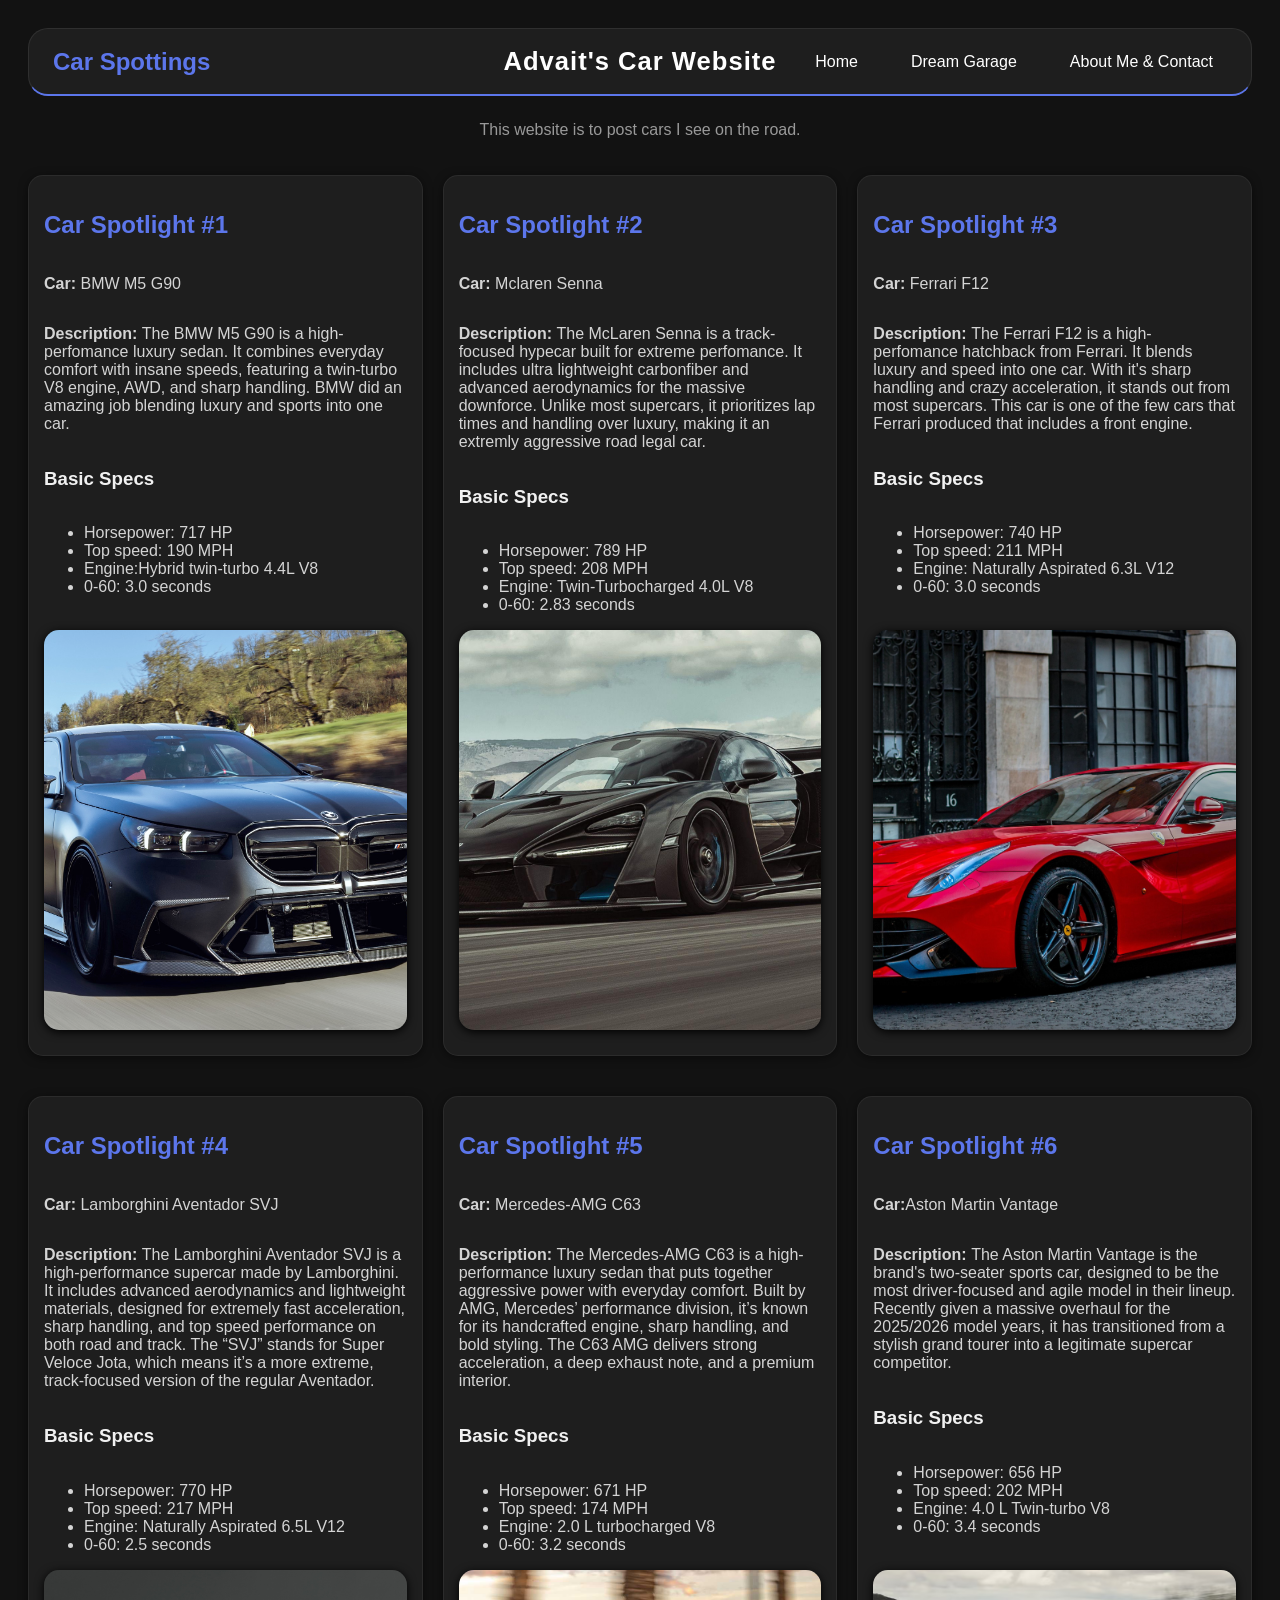
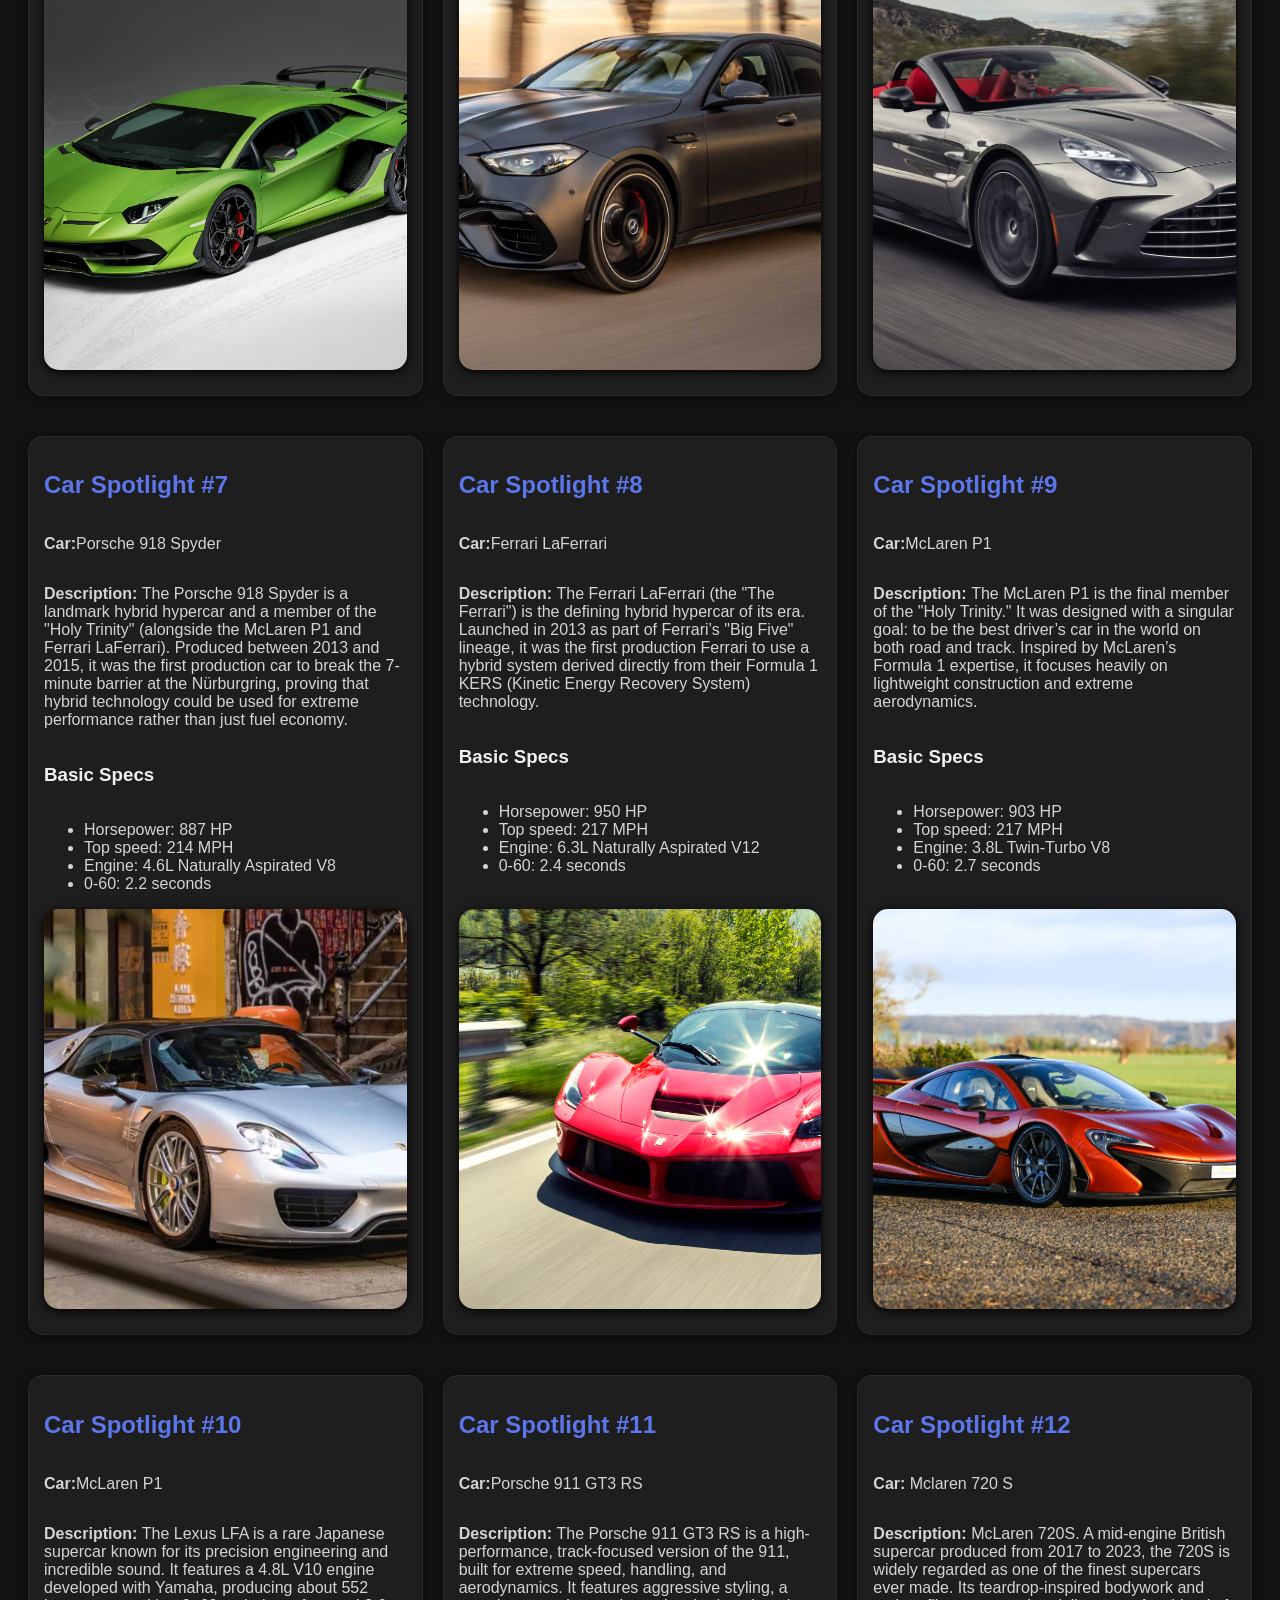
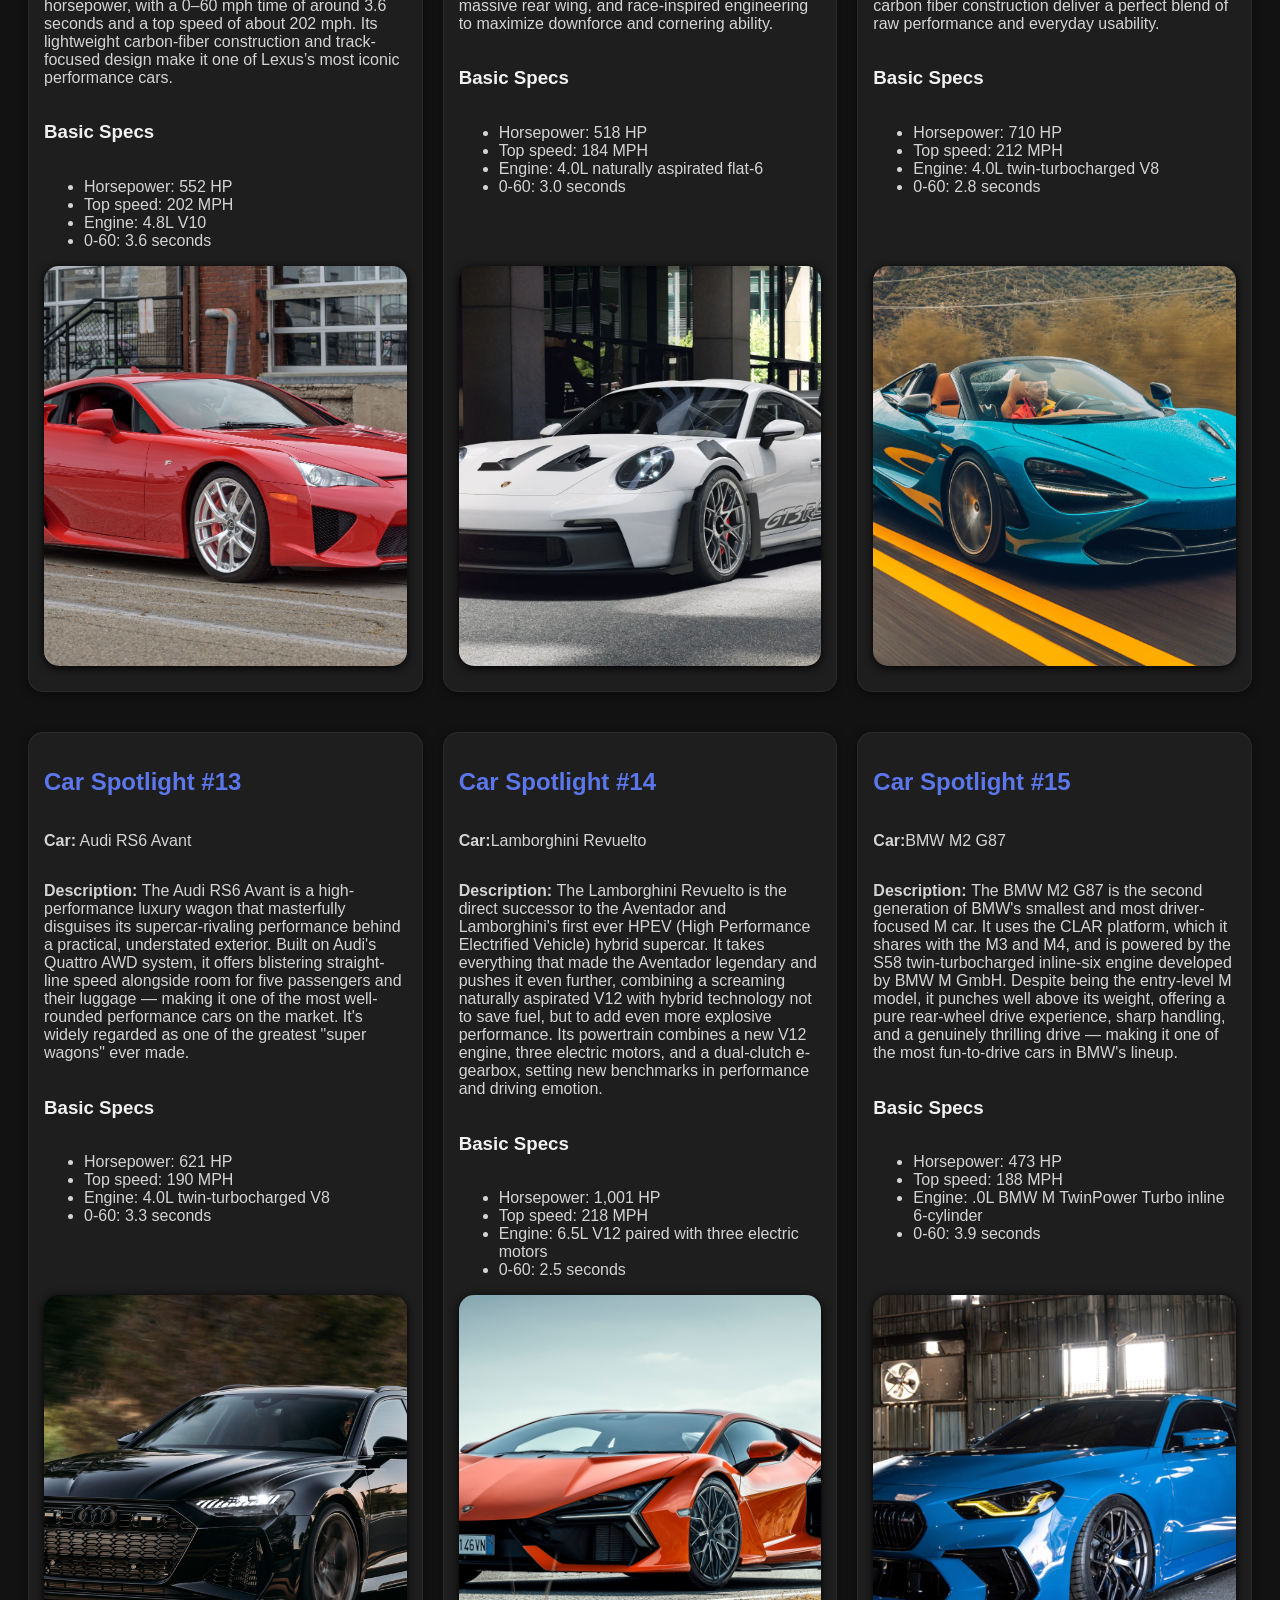
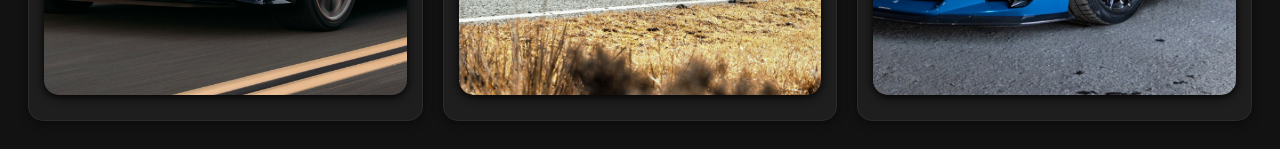
<file: carProject/index.html>
<!DOCTYPE html>
<html lang="en">
<head>
    <meta charset="UTF-8">
    <title>Car Spottings</title>
    <link rel="stylesheet" href="style.css">
</head>
<body>
    <nav class="navbar">
        <h2 class="navbar-title">Car Spottings</h2>
          <h1>Advait's Car Website</h1>
        <ul class = "nav-links">
            <li><a href="index.html">Home</a></li>
            <li><a href="#">Dream Garage</a></li>
            <li><a href="about-contact.html">About Me & Contact</a></li>
        </ul>
    </nav>
  

    <p>This website is to post cars I see on the road.</p>
    <div class="cards"> 
        <div class="car-card">
            <h2>Car Spotlight #1</h2>
            <p><strong>Car:</strong> BMW M5 G90</p>
            <p><strong>Description: </strong>The BMW M5 G90 is a high-perfomance luxury sedan. It combines everyday comfort with insane speeds, featuring a twin-turbo V8 engine, AWD, and sharp handling. BMW did an amazing job blending luxury and sports into one car. 

            <h3>Basic Specs</h3>
            <ul>
                <li>Horsepower: 717 HP</li>
                <li>Top speed: 190 MPH</li>
                <li>Engine:Hybrid twin-turbo 4.4L V8</li>
                <li>0-60: 3.0 seconds</li>
            </ul>
            <img src="images/car.jpg" alt="Green BMW M5">
        </div>
        
        <div class="car-card">
            <h2>Car Spotlight #2</h2>
            <p><strong>Car:</strong> Mclaren Senna</p>
            <p><strong>Description: </strong> The McLaren Senna is a track-focused hypecar built for extreme perfomance. It includes ultra lightweight carbonfiber and advanced aerodynamics for the massive downforce. Unlike most supercars, it prioritizes lap times and handling over luxury, making it an extremly aggressive road legal car.
            <h3>Basic Specs</h3>
            <ul>
                <li>Horsepower: 789 HP</li>
                <li>Top speed: 208 MPH</li>
                <li>Engine: Twin-Turbocharged 4.0L V8</li>
                <li>0-60: 2.83 seconds</li>
            </ul>
            <img src="images/car2.jpg" alt="Orange Mclaren Senna">
        </div>
     <div class="car-card">
            <h2>Car Spotlight #3</h2>
            <p><strong>Car:</strong> Ferrari F12</p>
            <p><strong>Description: </strong>The Ferrari F12 is a high-perfomance hatchback from Ferrari. It blends luxury and speed into one car. With it's sharp handling and crazy acceleration, it stands out from most supercars. This car is one of the few cars that Ferrari produced that includes a front engine.
            <h3>Basic Specs</h3>
            <ul>
                <li>Horsepower: 740 HP</li>
                <li>Top speed: 211 MPH</li>
                <li>Engine: Naturally Aspirated 6.3L V12</li>
                <li>0-60: 3.0 seconds</li>
            </ul>
            <img src="images/car3.jpg" alt="Red Ferrari F12">
        </div>
    <div class="car-card">
            <h2>Car Spotlight #4</h2>
            <p><strong>Car:</strong> Lamborghini Aventador SVJ</p>
            <p><strong>Description: </strong>The Lamborghini Aventador SVJ is a high-performance supercar made by Lamborghini. It includes advanced aerodynamics and lightweight materials, designed for extremely fast acceleration, sharp handling, and top speed performance on both road and track. The “SVJ” stands for Super Veloce Jota, which means it’s a more extreme, track-focused version of the regular Aventador.
                <h3>Basic Specs</h3>
                <ul>
                <li>Horsepower: 770 HP</li>
                <li>Top speed: 217 MPH</li>
                <li>Engine: Naturally Aspirated 6.5L V12</li>
                <li>0-60: 2.5 seconds</li>
            </ul>
            <img src="images/car4.jpg" alt="Green Lamborghini Aventador SVJ">
        </div>
        <div class="car-card">
            <h2>Car Spotlight #5</h2>
            <p><strong>Car:</strong> Mercedes-AMG C63</p>
            <p><strong>Description: </strong>The Mercedes-AMG C63 is a high-performance luxury sedan that puts together aggressive power with everyday comfort. Built by AMG, Mercedes’ performance division, it’s known for its handcrafted engine, sharp handling, and bold styling. The C63 AMG delivers strong acceleration, a deep exhaust note, and a premium interior.
                 <h3>Basic Specs</h3>
                <ul>
                <li>Horsepower: 671 HP</li>
                <li>Top speed: 174 MPH</li>
                <li>Engine: 2.0 L turbocharged V8</li>
                <li>0-60: 3.2 seconds</li>
            </ul>
            <img src="images/car5.jpg" alt="Black Mercedes-AMG C63">
        </div>
            <div class="car-card">
            <h2>Car Spotlight #6</h2>
            <p><strong>Car:</strong>Aston Martin Vantage</p>
            <p><strong>Description: </strong>The Aston Martin Vantage is the brand's two-seater sports car, designed to be the most driver-focused and agile model in their lineup. Recently given a massive overhaul for the 2025/2026 model years, it has transitioned from a stylish grand tourer into a legitimate supercar competitor.
                 <h3>Basic Specs</h3>
                <ul>
                <li>Horsepower: 656 HP</li>
                <li>Top speed: 202 MPH</li>
                <li>Engine: 4.0 L Twin-turbo V8</li>
                <li>0-60: 3.4 seconds</li>
            </ul>
            <img src="images/car6.jpg" alt="Grey Aston Martin Vantage">
    </div>
     <div class="car-card">
            <h2>Car Spotlight #7</h2>
            <p><strong>Car:</strong>Porsche 918 Spyder</p>
            <p><strong>Description: </strong>The Porsche 918 Spyder is a landmark hybrid hypercar and a member of the "Holy Trinity" (alongside the McLaren P1 and Ferrari LaFerrari). Produced between 2013 and 2015, it was the first production car to break the 7-minute barrier at the Nürburgring, proving that hybrid technology could be used for extreme performance rather than just fuel economy.
                 <h3>Basic Specs</h3>
                <ul>
                <li>Horsepower: 887 HP</li>
                <li>Top speed: 214 MPH</li>
                <li>Engine: 4.6L Naturally Aspirated V8</li>
                <li>0-60: 2.2 seconds</li>
            </ul>
            <img src="images/car7.jpg" alt="Grey Porsche 918 Spyder">
            
     
        
      
    </div>
     <div class="car-card">
            <h2>Car Spotlight #8</h2>
            <p><strong>Car:</strong>Ferrari LaFerrari</p>
            <p><strong>Description: </strong>The Ferrari LaFerrari (the "The Ferrari") is the defining hybrid hypercar of its era. Launched in 2013 as part of Ferrari’s "Big Five" lineage, it was the first production Ferrari to use a hybrid system derived directly from their Formula 1 KERS (Kinetic Energy Recovery System) technology.
                 <h3>Basic Specs</h3>
                <ul>
                <li>Horsepower: 950 HP</li>
                <li>Top speed: 217 MPH</li>
                <li>Engine: 6.3L Naturally Aspirated V12</li>
                <li>0-60: 2.4 seconds</li>
            </ul>
            <img src="images/car8.jpg" alt="Red Ferrari LaFerrari">
            
     
        
      
    </div>
      <div class="car-card">
            <h2>Car Spotlight #9</h2>
            <p><strong>Car:</strong>McLaren P1</p>
            <p><strong>Description: </strong>The McLaren P1 is the final member of the "Holy Trinity." It was designed with a singular goal: to be the best driver’s car in the world on both road and track. Inspired by McLaren’s Formula 1 expertise, it focuses heavily on lightweight construction and extreme aerodynamics.
                <h3>Basic Specs</h3>
                <ul>
                <li>Horsepower: 903 HP</li>
                <li>Top speed: 217 MPH</li>
                <li>Engine: 3.8L Twin-Turbo V8</li>
                <li>0-60: 2.7 seconds</li>
            </ul>
            <img src="images/car9.jpg" alt="Orange Mclaren P1">
    </div>
    <div class="car-card">
            <h2>Car Spotlight #10</h2>
            <p><strong>Car:</strong>McLaren P1</p>
            <p><strong>Description: </strong>The Lexus LFA is a rare Japanese supercar known for its precision engineering and incredible sound. It features a 4.8L V10 engine developed with Yamaha, producing about 552 horsepower, with a 0–60 mph time of around 3.6 seconds and a top speed of about 202 mph. Its lightweight carbon-fiber construction and track-focused design make it one of Lexus’s most iconic performance cars.
                <h3>Basic Specs</h3>               
                <ul>
                <li>Horsepower: 552 HP</li>
                <li>Top speed: 202 MPH</li>
                <li>Engine: 4.8L V10</li>
                <li>0-60: 3.6 seconds</li>
            </ul>
            <img src="images/car10.jpg" alt="Red Lexus LFA"> 
    </div>
    <div class="car-card">
            <h2>Car Spotlight #11</h2>
            <p><strong>Car:</strong>Porsche 911 GT3 RS</p>
            <p><strong>Description: </strong>The Porsche 911 GT3 RS is a high-performance, track-focused version of the 911, built for extreme speed, handling, and aerodynamics. It features aggressive styling, a massive rear wing, and race-inspired engineering to maximize downforce and cornering ability.
                <h3>Basic Specs</h3>
                <ul>
                <li>Horsepower: 518 HP</li>
                <li>Top speed: 184 MPH</li>
                <li>Engine: 4.0L naturally aspirated flat-6</li>
                <li>0-60: 3.0 seconds</li>
            </ul>
            <img src="images/car11.jpg" alt="White Porsche 911 GT3 RS"> 
    </div>
     <div class="car-card">
            <h2>Car Spotlight #12</h2>
            <p><strong>Car:</strong> Mclaren 720 S</p>
            <p><strong>Description: </strong>McLaren 720S. A mid-engine British supercar produced from 2017 to 2023, the 720S is widely regarded as one of the finest supercars ever made. Its teardrop-inspired bodywork and carbon fiber construction deliver a perfect blend of raw performance and everyday usability.
                 <h3>Basic Specs</h3>
                <ul>
                <li>Horsepower: 710 HP</li>
                <li>Top speed: 212 MPH</li>
                <li>Engine: 4.0L twin-turbocharged V8</li>
                <li>0-60: 2.8 seconds</li>
            </ul>
            <img src="images/car12.jpg" alt="Blue Mclaren 720S"> 
    </div>
         <div class="car-card">
            <h2>Car Spotlight #13</h2>
            <p><strong>Car:</strong> Audi RS6 Avant</p>
            <p><strong>Description: </strong>The Audi RS6 Avant is a high-performance luxury wagon that masterfully disguises its supercar-rivaling performance behind a practical, understated exterior. Built on Audi's Quattro AWD system, it offers blistering straight-line speed alongside room for five passengers and their luggage — making it one of the most well-rounded performance cars on the market. It's widely regarded as one of the greatest "super wagons" ever made.
                <h3>Basic Specs</h3>
                <ul>
                <li>Horsepower: 621 HP</li>
                <li>Top speed: 190 MPH</li>
                <li>Engine: 4.0L twin-turbocharged V8</li>
                <li>0-60: 3.3 seconds</li>
            </ul>
            <img src="images/car13.jpg" alt="Grey Audi RS6 Avant"> 
    </div>
     <div class="car-card">
            <h2>Car Spotlight #14</h2>
            <p><strong>Car:</strong>Lamborghini Revuelto</p>
            <p><strong>Description: </strong>The Lamborghini Revuelto is the direct successor to the Aventador and Lamborghini's first ever HPEV (High Performance Electrified Vehicle) hybrid supercar. It takes everything that made the Aventador legendary and pushes it even further, combining a screaming naturally aspirated V12 with hybrid technology not to save fuel, but to add even more explosive performance. Its powertrain combines a new V12 engine, three electric motors, and a dual-clutch e-gearbox, setting new benchmarks in performance and driving emotion.
                <h3>Basic Specs</h3>
                <ul>
                <li>Horsepower: 1,001 HP</li>
                <li>Top speed: 218 MPH</li>
                <li>Engine: 6.5L V12 paired with three electric motors </li>
                <li>0-60: 2.5 seconds</li>
            </ul>
            <img src="images/car14.jpg" alt="Orange Lamborghini Revuelto"> 
    </div>
     <div class="car-card">
            <h2>Car Spotlight #15</h2>
            <p><strong>Car:</strong>BMW M2 G87</p>
            <p><strong>Description: </strong>The BMW M2 G87 is the second generation of BMW's smallest and most driver-focused M car. It uses the CLAR platform, which it shares with the M3 and M4, and is powered by the S58 twin-turbocharged inline-six engine developed by BMW M GmbH. Despite being the entry-level M model, it punches well above its weight, offering a pure rear-wheel drive experience, sharp handling, and a genuinely thrilling drive — making it one of the most fun-to-drive cars in BMW's lineup.
                <h3>Basic Specs</h3>
                <ul>
                <li>Horsepower: 473 HP</li>
                <li>Top speed: 188 MPH</li>
                <li>Engine: .0L BMW M TwinPower Turbo inline 6-cylinder </li>
                <li>0-60: 3.9 seconds</li>
            </ul>
            <img src="images/car15.jpg" alt="Blue BMW M2 G87"> 
    </div>
    <div class="car-model" id="car-model">
        <div class="car-model-content">
            <button class="car-model-close" id="car-model-close" type="button">X</button>
            <h2 id="car-model-title"></h2>
            <p id="car-model-car-name"></p>
            <p id="car-model-description"></p> 
            <h3>Specs</h3>
            <ul id="car-model-specs"></ul>
        </div>
    </div>
    <script src="script.js"></script>
</body>
</html>
</file>
<file: carProject/style.css>
body {
    font-family: 'Trebuchet MS', 'Lucida Sans Unicode', 'Lucida Grande', 'Lucida Sans', Arial, sans-serif;
    background-color: #121212; 
    color: #d4d4d4; 
    padding: 20px;
}

.navbar {
    display: grid;
    grid-template-columns: 1fr auto 1fr;
    align-items: center;
    padding: 18px 24px;
    background-color: #1e1e1e; 
    border-radius: 20px;
    margin-bottom: 25px;
    border: 1px solid rgba(255, 255, 255, 0.08);
    border-bottom: 2px solid #5c76eb;
}

.navbar h1 {
    text-align: center;
    margin: 0;
    color: white;
    font-size: 1.6rem;
    letter-spacing: 1px;
}

.nav-links {
    list-style: none;
    margin: 0;
    padding: 0;
    display: flex;
    gap: 25px;
    justify-self: end;
}

.nav-links a {
    color: white;
    text-decoration: none;
    padding: 8px 14px;
    border-radius: 12px;
    transition: background-color 0.25s, transform 0.2s;
}

.nav-links a:hover {
    background-color: rgb(92, 118, 235, 0.2);
    transform: translateY(-2px);
}


body > h1 {
    text-align: center;
    color: #ffffff;
}

body > p {
    text-align: center; 
    color: #999
}

.car-card h2 {
    color: #5c76eb;
}

.car-card h3 {
    color: #f1f1f1;
}

.navbar-title {
    color:#5c76eb;
    margin: 0;
}

.car-card {
    background: #1e1e1e;
    padding: 15px;
    margin-top: 20px;
    border-radius: 15px;
    box-shadow: 0 2px 10px rgba(0, 0, 0, 0.5);
    transition: transform 0.3s, box-shadow 0.3s;
    border: 1px solid rgba(255,255,255,0.06);
    display: flex;
    flex-direction: column;
    
}

.car-card:hover {
    transform: translateY(-4px);
    box-shadow:0 8px 25px  rgb(92, 118, 235, 0.15);
    border-color:  rgb(92, 118, 235, 0.3);
}

.car-card{
    cursor: pointer;
}

.car-card img {
    width: 100%; 
    height: 400px;
    object-fit: cover;
    border-radius:15px;
    margin-bottom:10px;
    margin-top: auto;
    box-shadow: 0 2px 10px rgba(0, 0, 0, 10);
}

.cards {
    display: grid;
    grid-template-columns: repeat(3, 1fr);
    gap: 20px;
}

.car-card-about {
     background:#1e1e1e;
    padding: 15px;
    margin-top: 20px;
    border-radius: 15px;
    box-shadow: 0 2px 10px rgba(0, 0, 0, 0.5);
    transition: transform 0.3s, box-shadow 0.3s;
    border: 1px solid rgba (255,255,255,0.06);
    

}

.contact-section {
    max-width: 100%;
    margin-left: auto;
    margin-right: auto;

}

.contact-form {
    margin-top: 12px;
}

.contact-form label {
    display: block;
    margin-bottom: 6px;
    color:#f0f0f0;
    font-weight: 600;
}

.contact-form input, .contact-form textarea {
    width: 100%;
    padding: 10px 12px;
    border-radius: 15px;
    border: 1px solid rgba(255, 255, 255, 0.15);
    background: #151515;
    color:#f5f5f5;
    box-sizing: border-box;
}

.contact-form textarea {
    resize: vertical;
    min-height: 120px;
}

.contact-form button {
    margin-top: 9px;
    padding: 10px 16px;
    border-radius: 15px;
    border: none;
    background: #5c76eb;
    color: #ffffff;
    font-weight: 700;
    cursor: pointer;
    transition: transform 0.2s, background-color 0.2s;
}

.contact-form button:hover {
    background-color: #3d53b6bb;
    transform: translateY(-1px);
}

.contact-status {
    min-height: 24px;
    margin-top: 10px;
    font-weight: 600;
}

.contact-status.sending {
    color: #e7eb02;
}

.contact-status.sent {
    color: #1deb02;
}

.contact-status.error {
    color: #eb0202;
}

.car-model {
    position: fixed; 
    inset: 0;
    background: rgba(0, 0, 0, 0.75);
    display: none;
    align-items: center;
    justify-content: center;
    padding: 20px;
    z-index: 1000;
}

.car-model.open{
    display: flex;
}

.car-model-content{
    background: #1e1e1e;
    width: min(700px, 100%);
    max-height: 85vh;
    overflow-y: auto;
    border-radius: 14px;
    padding: 20px;
    border: 1px solid rgba(255, 255, 255, 0.15);
}

.car-model-close{
    background: #5c76eb;
    color: #fff;
    border: none;
    border-radius: 10px;
    padding: 8px 12px;
    cursor: pointer;
    font-weight: 700;
}

.car-model-content ul{
    padding-left: 20px;
}

.about-page {
    max-width: 1200px;
    margin:0 auto;
}

.car-card-about h2 {
    color:#5c76eb;
    margin-top:0;   
    border-bottom: 2px solid rgba(90, 125, 238, 0.5);
    padding-bottom: 8px;
}

.about-intro {
    font-style:italic;
    color: #9e9e9e;
    margin-top: 8px;
}

.about-subhead {
    color: #f1f1f1;
    margin-top: 18px;
    margin-bottom: 8px;
}

.brand-tags{
    list-style: none; 
    padding: 0;
    margin: 0;
    display: flex;
    flex-wrap: wrap;
    gap: 8px;
}

.brand-tag{
    background-color: rgba(92, 118, 235, 0.15);
    color: #d7defa;
    padding: 6px 12px;
    border-radius: 20px;
    font: size 0.9rem;
    border: 1px solid rgba(94, 93, 202, 0.5)
}

.form-row {
    display: grid;
    grid-template-columns: 1fr 1fr;
    gap: 12px;
}

.form-group {
    margin-bottom: 12px;
}

.contact-form input:focus, 
.contact-form textarea:focus {
    outline:none;
    border-color:#5c76eb;
    box-shadow: 0 0 0 3px rgba(92, 118, 235, .25);
} 

@media (max-width: 600px){
    .form-row{
        grid-template-columns: 1fr;
    }
}
</file>
